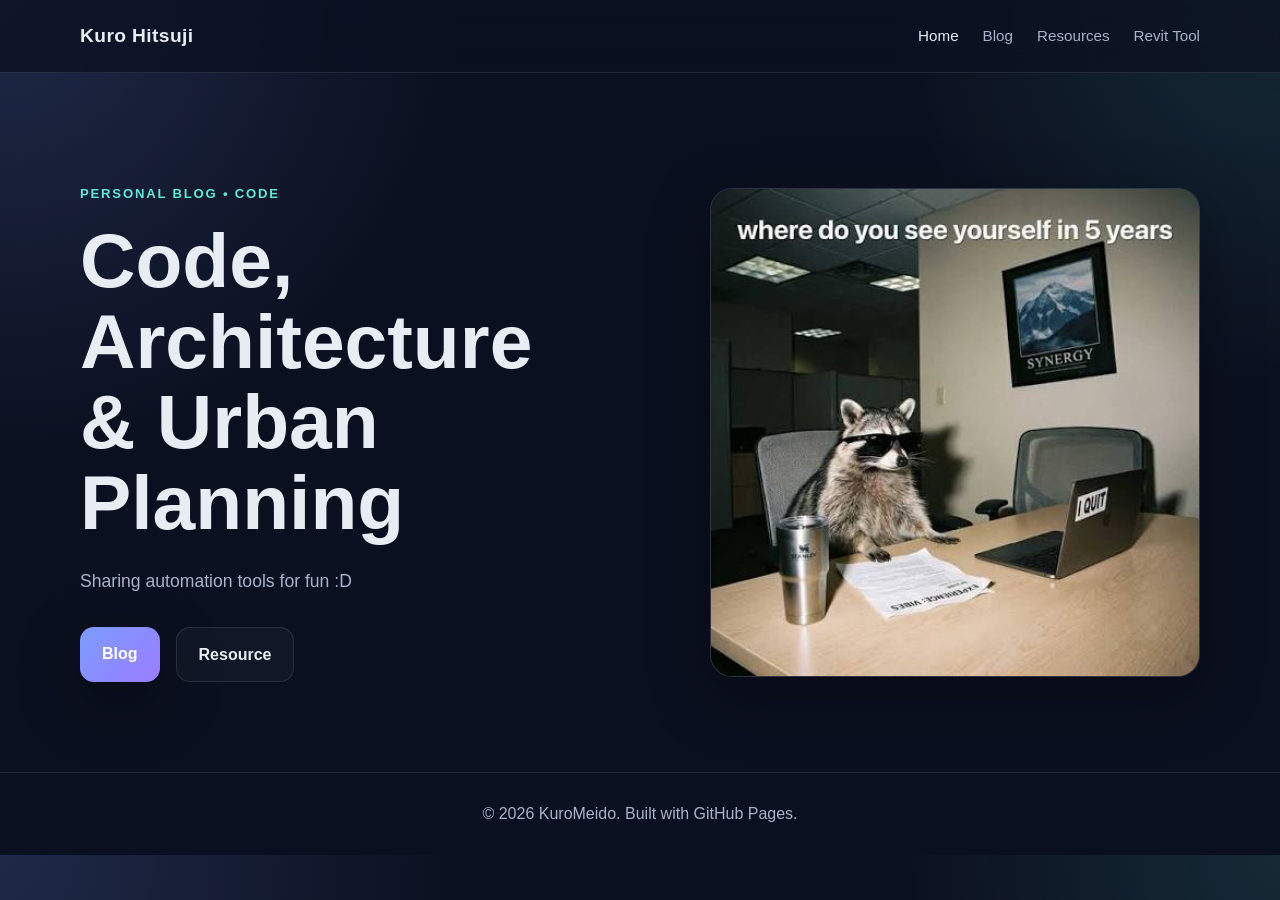
<file: index.html>
<!DOCTYPE html>
<html lang="en">
<head>
  <meta charset="UTF-8" />
  <meta name="viewport" content="width=device-width, initial-scale=1.0" />
  <title>KuroHitsuji | Code, Architecture & Revit Tools</title>
  <meta
    name="description"
    content="Code, architecture, automation."
  />
  <link rel="stylesheet" href="assets/css/base.css" />
  <link rel="stylesheet" href="assets/css/layout.css" />
  <link rel="stylesheet" href="assets/css/components.css" />
  <link rel="stylesheet" href="assets/css/pages.css" />
</head>
<body data-page="home">
    <header id="site-header" class="site-header">

    </header>

  <main>
    <section class="hero">
      <div class="container hero-layout">
        <div class="hero-content">
          <p class="eyebrow">PERSONAL BLOG • CODE </p>
          <h1>Code, Architecture<br />& Urban Planning</h1>
          <p class="hero-text">
            Sharing automation tools for fun :D
          </p>
          <div class="hero-actions">
            <a href="blog.html" class="btn btn-primary">Blog</a>
            <a href="resources.html" class="btn btn-secondary">Resource</a>
          </div>
        </div>
        <div class="hero-media card">
          <img
            src="assets/images/Raccon.jpg"
            alt="Illustration of a modern interface for a blog and Revit tools"
          />
        </div>
      </div>
    </section>

  </main>

  <footer class="site-footer">
    <div class="container footer-content">
      <p>© <span data-current-year>2026</span> KuroMeido. Built with GitHub Pages.</p>
    </div>
  </footer>

  <script src="assets/js/data.js"></script>
  <script src="assets/js/header.js"></script>
  <script src="assets/js/main.js"></script>
</body>
</html>
</file>
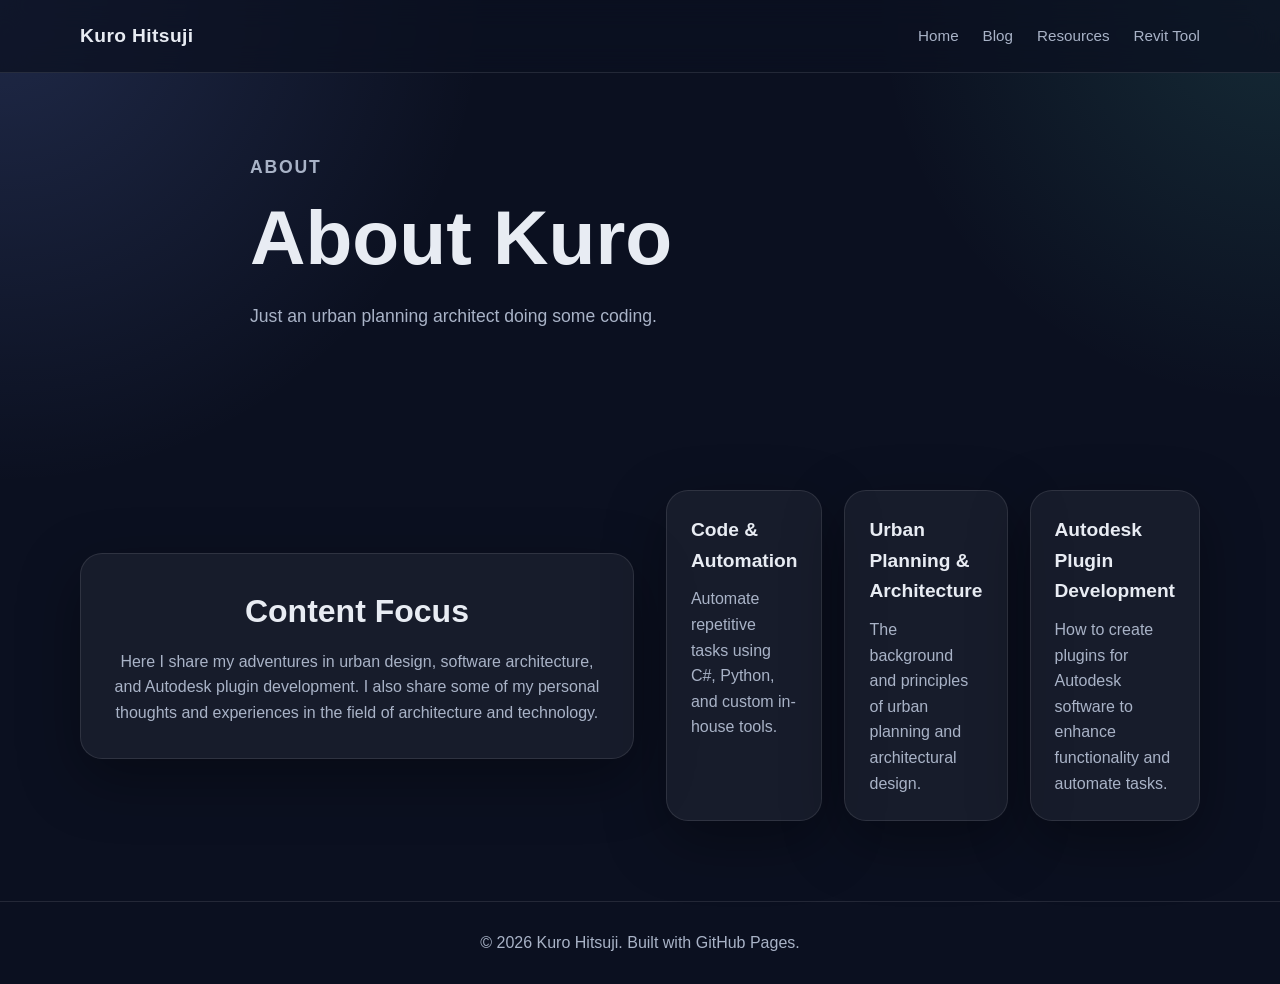
<file: about.html>
<!DOCTYPE html>
<html lang="en">
<head>
  <meta charset="UTF-8" />
  <meta name="viewport" content="width=device-width, initial-scale=1.0" />
  <title>Kuro Hitsuji | About</title>
  <meta
    name="description"
    content="Information about Kuro, content direction and areas of expertise shared on this website."
  />
  <link rel="stylesheet" href="assets/css/base.css" />
  <link rel="stylesheet" href="assets/css/layout.css" />
  <link rel="stylesheet" href="assets/css/components.css" />
  <link rel="stylesheet" href="assets/css/pages.css" />
</head>
<body data-page="about">
    <header id="site-header" class="site-header">
    </header>

    <main>
        <section class="page-hero">
            <div class="container narrow">
                <p class="section-tag">ABOUT</p>
                <h1>About Kuro</h1>
                <p>
                    Just an urban planning architect doing some coding.
                </p>
            </div>
        </section>

        <section class="section">
            <div class="container about-layout">
                <article class="about-box">
                    <h2>Content Focus</h2>
                    <p>
                        Here I share my adventures in urban design,
                        software architecture, and Autodesk plugin development.
                        I also share some of my personal thoughts and experiences in the field of architecture and technology.
                    </p>
                </article>

                <div class="card-grid about-grid">
                    <article class="card">
                        <h3>Code & Automation</h3>
                        <p>Automate repetitive tasks using C#, Python, and custom in-house tools.</p>
                    </article>
                    <article class="card">
                        <h3>Urban Planning & Architecture</h3>
                        <p>The background and principles of urban planning and architectural design.</p>
                    </article>
                    <article class="card">
                        <h3>Autodesk Plugin Development</h3>
                        <p>How to create plugins for Autodesk software to enhance functionality and automate tasks.</p>
                    </article>
                </div>
            </div>
        </section>
    </main>

    <footer class="site-footer">
        <div class="container footer-content">
            <p>© <span data-current-year>2026</span> Kuro Hitsuji. Built with GitHub Pages.</p>
        </div>
    </footer>

    <script src="assets/js/data.js"></script>
    <script src="assets/js/header.js"></script>
    <script src="assets/js/main.js"></script>

</body>
</html>
</file>
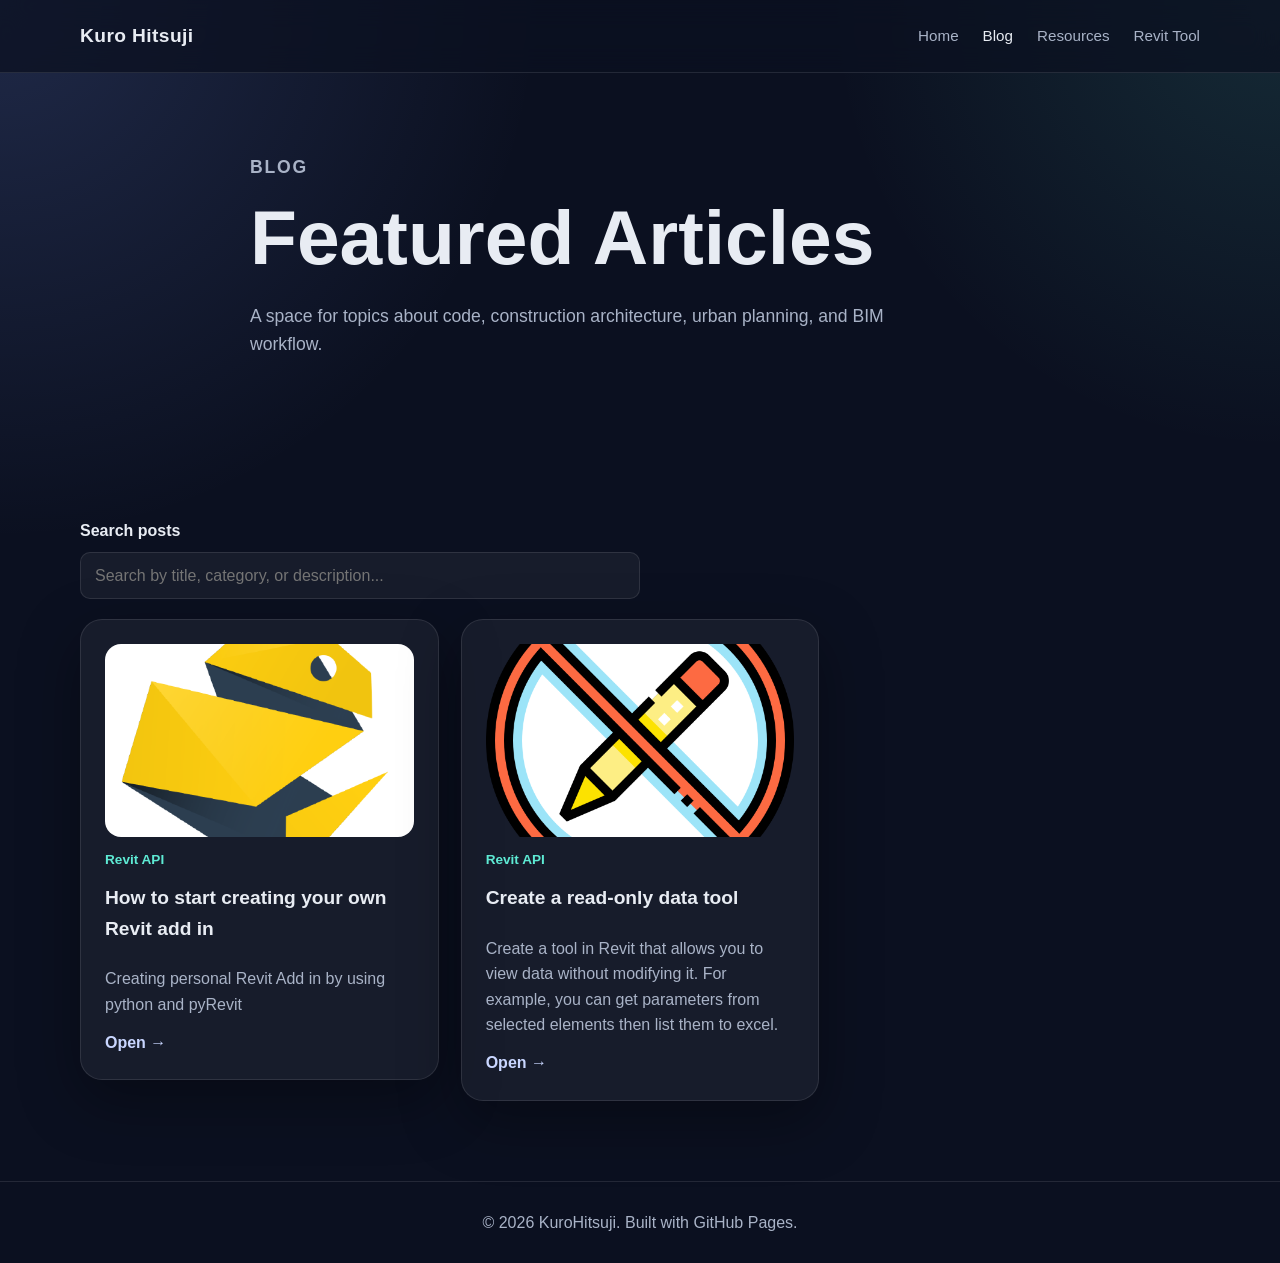
<file: blog.html>
<!DOCTYPE html>
<html lang="en">
<head>
  <meta charset="UTF-8" />
  <meta name="viewport" content="width=device-width, initial-scale=1.0" />
  <title>Kuro Hitsuji | Blog</title>
  <meta
    name="description"
    content="Collection of featured articles on C#, architecture, automation, and BIM."
  />
  <link rel="stylesheet" href="assets/css/base.css" />
  <link rel="stylesheet" href="assets/css/layout.css" />
  <link rel="stylesheet" href="assets/css/components.css" />
  <link rel="stylesheet" href="assets/css/pages.css" />
</head>
<body data-page="blog">
    <header id="site-header" class="site-header">
    </header>

    <main>
        <section class="page-hero">
            <div class="container narrow">
                <p class="section-tag">BLOG</p>
                <h1>Featured Articles</h1>
                <p>
                    A space for topics about code, construction architecture, urban planning, and BIM workflow.
                </p>
            </div>
        </section>

        <section class="section">
            <div class="container">
                <div class="blog-search-wrap">
                    <label for="blog-search" class="blog-search-label">Search posts</label>
                    <input id="blog-search"
                           class="blog-search-input"
                           type="search"
                           placeholder="Search by title, category, or description..."
                           aria-label="Search blog posts" />
                </div>

                <div id="blog-post-list" class="post-grid" aria-live="polite"></div>
            </div>
        </section>
    </main>

    <footer class="site-footer">
        <div class="container footer-content">
            <p>© <span data-current-year>2026</span> KuroHitsuji. Built with GitHub Pages.</p>
        </div>
    </footer>

    <script src="assets/js/data.js"></script>
    <script src="assets/js/header.js"></script>
    <script src="assets/js/main.js"></script>
</body>
</html>
</file>
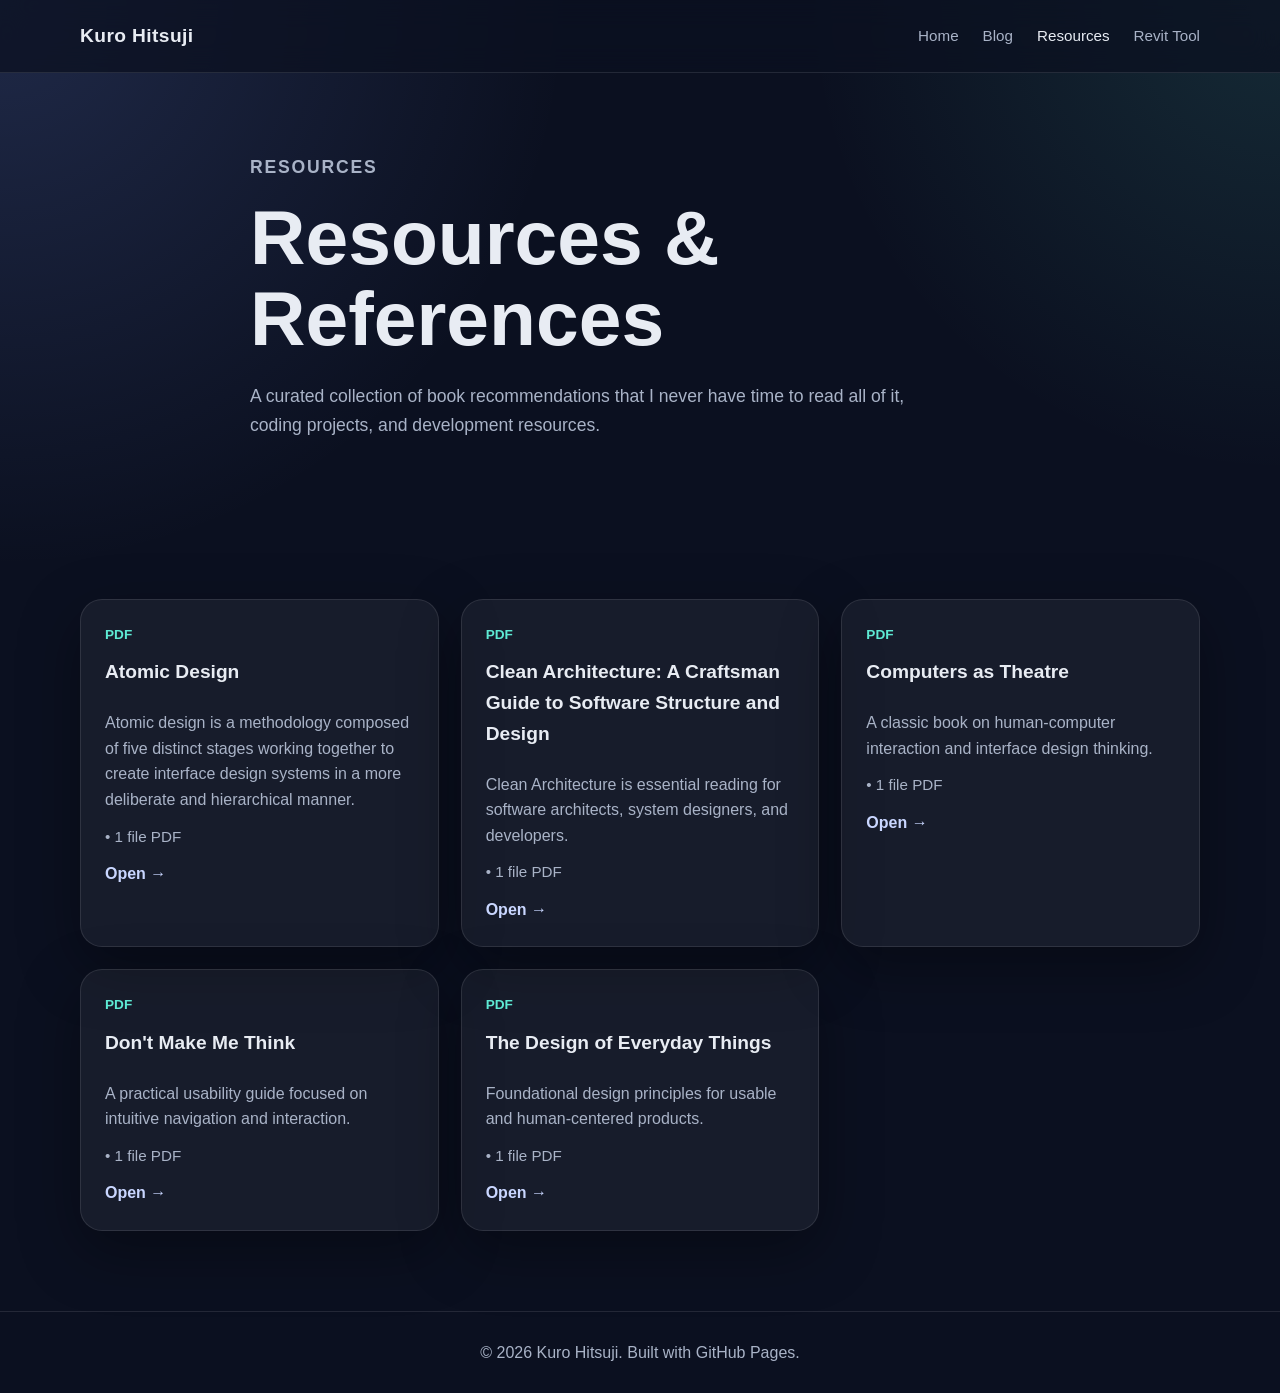
<file: resources.html>
<!DOCTYPE html>
<html lang="en">
<head>
  <meta charset="UTF-8" />
  <meta name="viewport" content="width=device-width, initial-scale=1.0" />
  <title>Kuro Hitsuji | Resources</title>
  <meta
    name="description"
    content="A collection of resources including book recommendations, coding projects, and development references."
  />
  <link rel="stylesheet" href="assets/css/base.css" />
  <link rel="stylesheet" href="assets/css/layout.css" />
  <link rel="stylesheet" href="assets/css/components.css" />
  <link rel="stylesheet" href="assets/css/pages.css" />
</head>
<body data-page="resources">
    <header id="site-header" class="site-header">
    </header>

    <main>
        <section class="page-hero">
            <div class="container narrow">
                <p class="section-tag">RESOURCES</p>
                <h1>Resources & References</h1>
                <p>
                    A curated collection of book recommendations that I never have time to read all of it,
                    coding projects, and development resources.
                </p>
            </div>
        </section>

        <section class="section">
            <div class="container">
                <div id="resource-list" class="resource-grid" aria-live="polite"></div>
            </div>
        </section>
    </main>

    <footer class="site-footer">
        <div class="container footer-content">
            <p>© <span data-current-year>2026</span> Kuro Hitsuji. Built with GitHub Pages.</p>
        </div>
    </footer>

    <script src="assets/js/data.js"></script>
    <script src="assets/js/resources-data.js"></script>
    <script src="assets/js/header.js"></script>
    <script src="assets/js/main.js"></script>

</body>
</html>
</file>
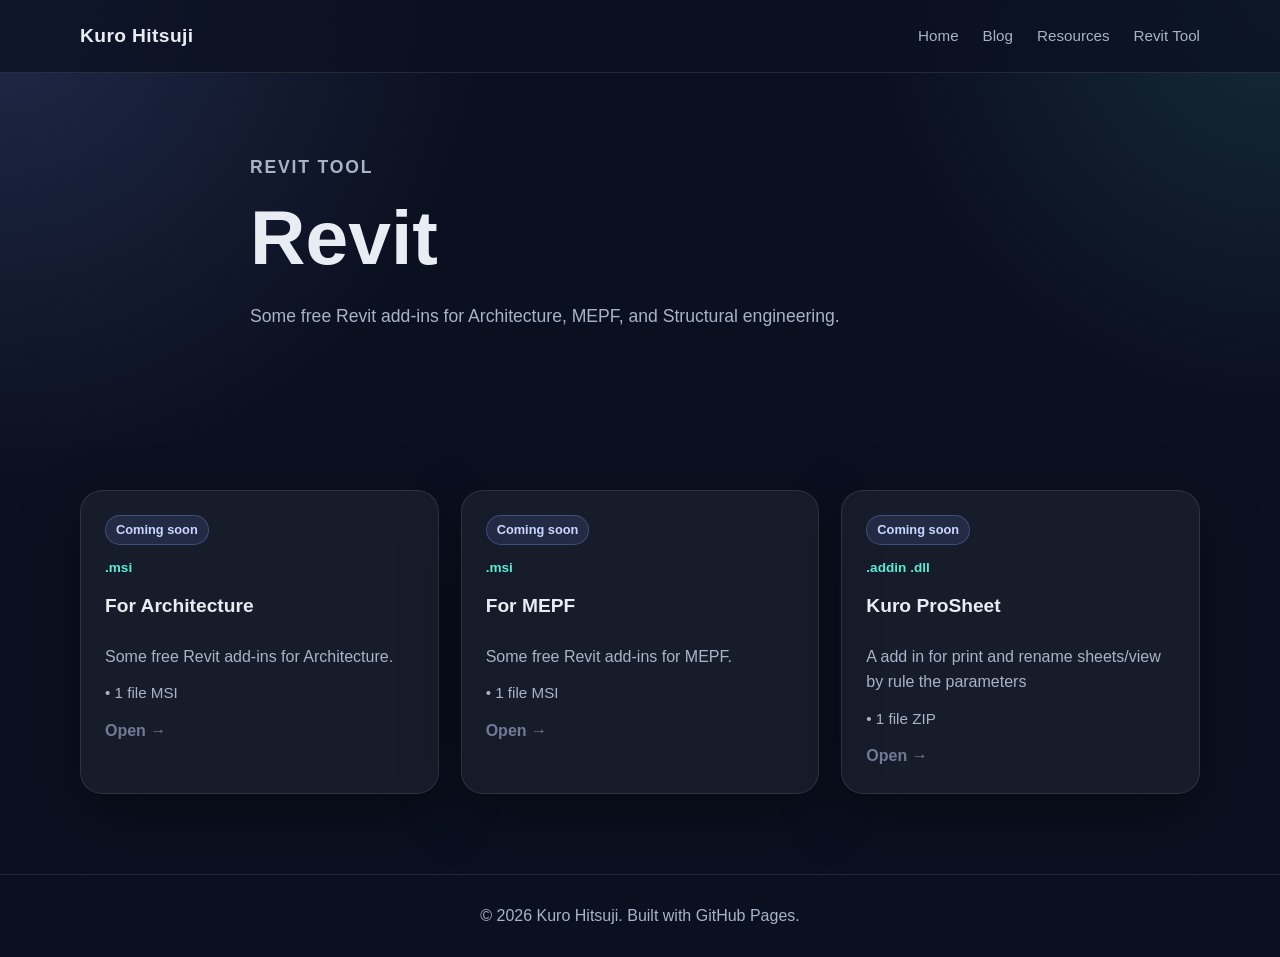
<file: revit.html>
<!DOCTYPE html>
<html lang="en">
<head>
    <meta charset="UTF-8" />
    <meta name="viewport" content="width=device-width, initial-scale=1.0" />
    <title>Kuro Hitsuji | Revit Tool</title>
    <meta name="description"
          content="Revit add-in for Architecture, MEPF and Structural engineering." />
    <link rel="stylesheet" href="assets/css/base.css" />
    <link rel="stylesheet" href="assets/css/layout.css" />
    <link rel="stylesheet" href="assets/css/components.css" />
    <link rel="stylesheet" href="assets/css/pages.css" />
</head>
<body data-page="revit">
    <header id="site-header" class="site-header">
    </header>

    <main>
        <section class="page-hero">
            <div class="container narrow">
                <p class="section-tag">REVIT TOOL</p>
                <h1>Revit</h1>
                <p>
                    Some free Revit add-ins for Architecture, MEPF, and Structural engineering.
                </p>
            </div>
        </section>

        <section class="section">
            <div class="container">
                <div id="revit-list" class="resource-grid" aria-live="polite"></div>
            </div>
        </section>
    </main>

    <footer class="site-footer">
        <div class="container footer-content">
            <p>© <span data-current-year>2026</span> Kuro Hitsuji. Built with GitHub Pages.</p>
        </div>
    </footer>

    <script src="assets/js/data.js"></script>
    <script src="assets/js/revit-data.js"></script>
    <script src="assets/js/header.js"></script>
    <script src="assets/js/main.js"></script>

</body>
</html>
</file>
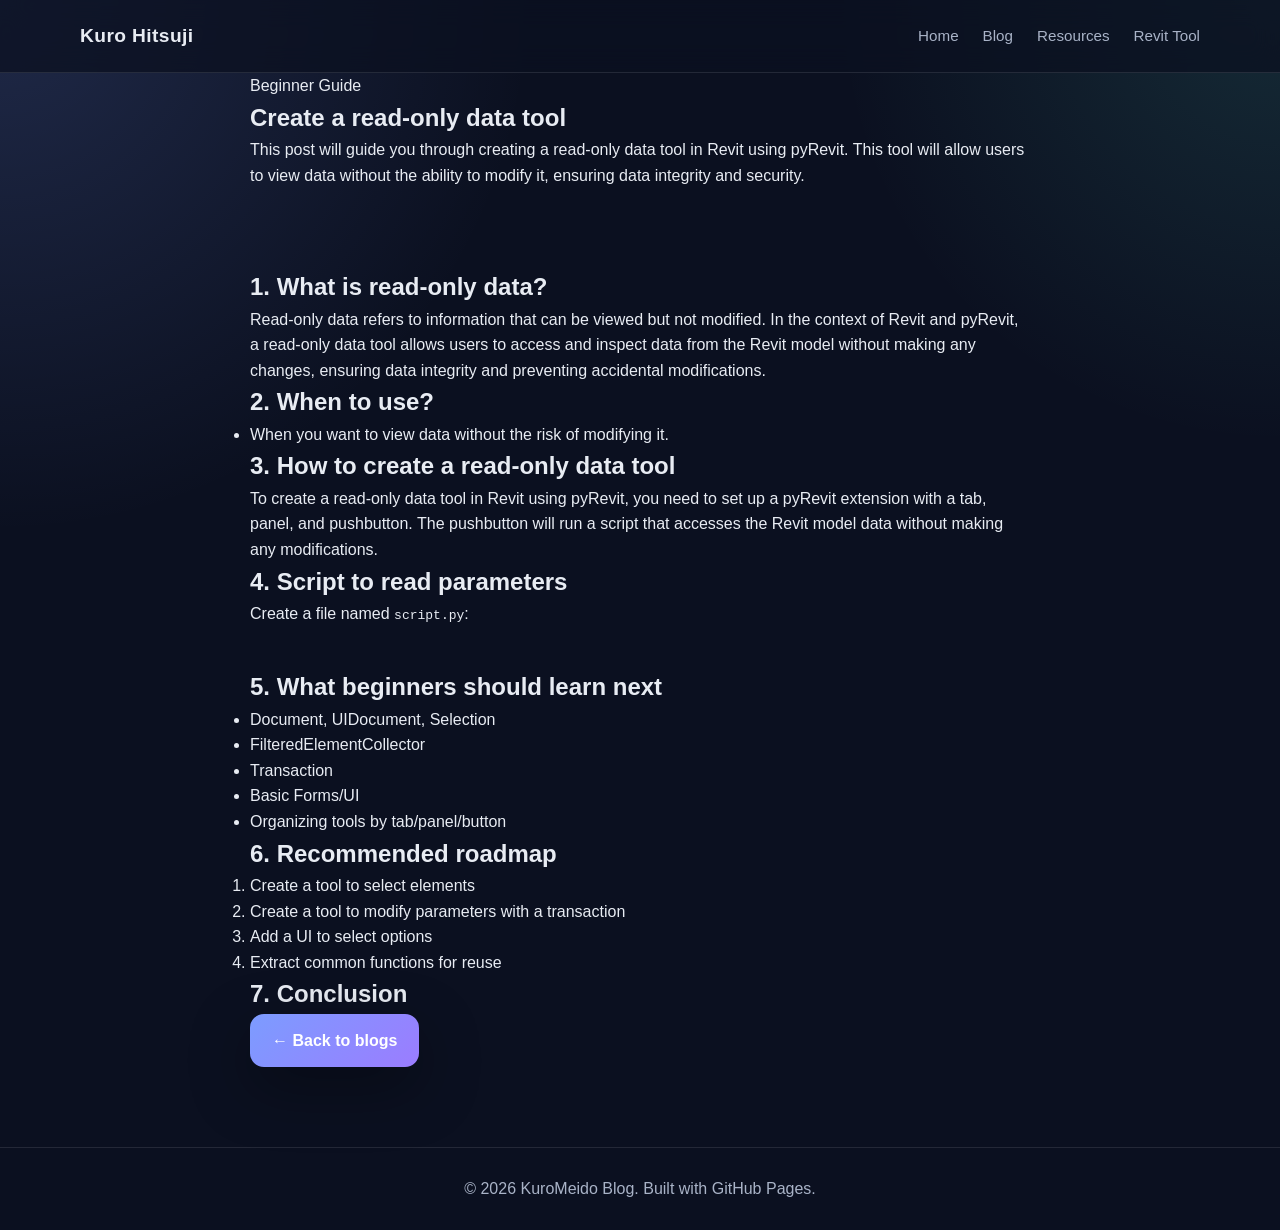
<file: posts/Create-read-only-data.html>
<!DOCTYPE html>
<html lang="en">
    <head>
        <meta charset="UTF-8" />
        <meta name="viewport" content="width=device-width, initial-scale=1.0" />
        <title>Revit Add-in Guide for Beginner | KuroMeido Blog</title>
        <meta name="description" content="Create a read-only data tool in Revit using pyRevit" />
        <link rel="stylesheet" href="/assets/css/base.css" />
        <link rel="stylesheet" href="/assets/css/layout.css" />
        <link rel="stylesheet" href="/assets/css/components.css" />
        <link rel="stylesheet" href="/assets/css/pages.css" />
    </head>

    <body>
        <header id="site-header" class="site-header">
        </header>

            <main class="article-page">
                <section class="article-hero">
                    <div class="container narrow">
                        <span class="badge">Beginner Guide</span>
                        <h1>Create a read-only data tool</h1>
                        <p class="article-lead">
                            This post will guide you through creating a read-only data tool in Revit using pyRevit.
                            This tool will allow users to view data without the ability to modify it, ensuring data integrity and security.
                        </p>
                    </div>
                </section>

                <section class="section">
                    <div class="container narrow article-content">
                        <h2>1. What is read-only data?</h2>
                        <p>
                            Read-only data refers to information that can be viewed but not modified.
                            In the context of Revit and pyRevit, a read-only data tool allows users to access and inspect data from the Revit model without making any changes, ensuring data integrity and preventing accidental modifications.
                        </p>

                        <h2>2. When to use?</h2>
                        <ul>
                            <li>When you want to view data without the risk of modifying it.</li>
                        </ul>

                        <h2>3. How to create a read-only data tool</h2>
                        <p>
                            To create a read-only data tool in Revit using pyRevit, you need to set up a pyRevit extension with a tab, panel, and pushbutton.
                            The pushbutton will run a script that accesses the Revit model data without making any modifications.
                        </p>


                        <h2>4. Script to read parameters</h2>
                        <p>Create a file named <code>script.py</code>:</p>
                        <pre><code>
                        </code></pre>

                        <h2>5. What beginners should learn next</h2>
                        <ul>
                            <li>Document, UIDocument, Selection</li>
                            <li>FilteredElementCollector</li>
                            <li>Transaction</li>
                            <li>Basic Forms/UI</li>
                            <li>Organizing tools by tab/panel/button</li>
                        </ul>

                        <h2>6. Recommended roadmap</h2>
                        <ol>
                            <li>Create a tool to select elements</li>
                            <li>Create a tool to modify parameters with a transaction</li>
                            <li>Add a UI to select options</li>
                            <li>Extract common functions for reuse</li>
                        </ol>

                        <h2>7. Conclusion</h2>
                        <p>

                        </p>

                        <div class="article-cta">
                            <a class="btn btn-primary" href="../blog.html">← Back to blogs</a>
                        </div>
                    </div>
                </section>
            </main>

            <footer class="site-footer">
                <div class="container footer-content">
                    <p>© 2026 KuroMeido Blog. Built with GitHub Pages.</p>
                </div>
            </footer>

            <script src="/assets/js/main.js"></script>
            <script src="/assets/js/header.js"></script>
</body>
</html>
</file>
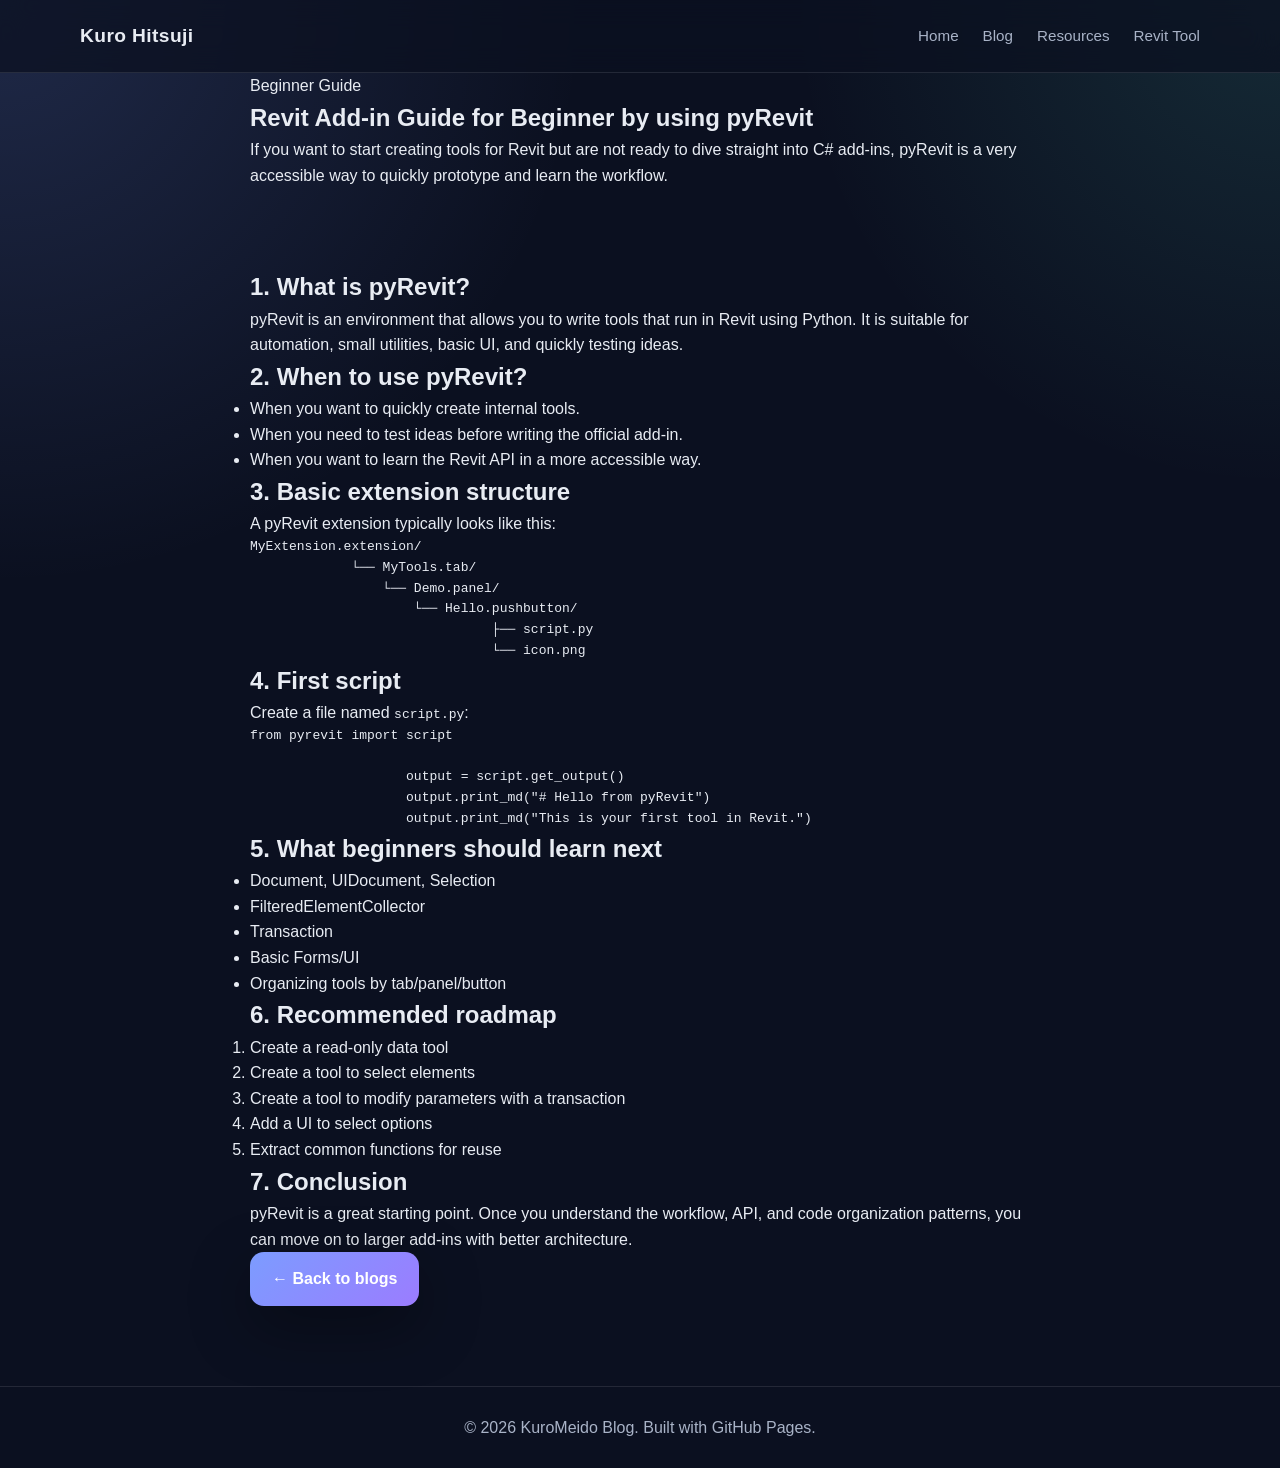
<file: posts/revit-addon-guide.html>
<!DOCTYPE html>
<html lang="vi">
<head>
  <meta charset="UTF-8" />
  <meta name="viewport" content="width=device-width, initial-scale=1.0" />
  <title>Revit Add-in Guide for Beginner | KuroMeido Blog</title>
  <meta name="description" content="How to create your first Revit add-in using pyRevit without knowledge of code" />
  <link rel="stylesheet" href="/assets/css/base.css" />
  <link rel="stylesheet" href="/assets/css/layout.css" />
  <link rel="stylesheet" href="/assets/css/components.css" />
  <link rel="stylesheet" href="/assets/css/pages.css" />
</head>
<body>
    <header id="site-header" class="site-header"></header>

    <main class="article-page">
        <section class="article-hero">
            <div class="container narrow">
                <span class="badge">Beginner Guide</span>
                <h1>Revit Add-in Guide for Beginner by using pyRevit</h1>
                <p class="article-lead">
                    If you want to start creating tools for Revit but are not ready to dive straight into C# add-ins,
                    pyRevit is a very accessible way to quickly prototype and learn the workflow.
                </p>
            </div>
        </section>

        <section class="section">
            <div class="container narrow article-content">
                <h2>1. What is pyRevit?</h2>
                <p>
                    pyRevit is an environment that allows you to write tools that run in Revit using Python.
                    It is suitable for automation, small utilities, basic UI, and quickly testing ideas.
                </p>

                <h2>2. When to use pyRevit?</h2>
                <ul>
                    <li>When you want to quickly create internal tools.</li>
                    <li>When you need to test ideas before writing the official add-in.</li>
                    <li>When you want to learn the Revit API in a more accessible way.</li>
                </ul>

                <h2>3. Basic extension structure</h2>
                <p>A pyRevit extension typically looks like this:</p>
                <pre><code>MyExtension.extension/
             └── MyTools.tab/
                 └── Demo.panel/
                     └── Hello.pushbutton/
                               ├── script.py
                               └── icon.png</code></pre>

                <h2>4. First script</h2>
                <p>Create a file named <code>script.py</code>:</p>
                <pre><code>from pyrevit import script

                    output = script.get_output()
                    output.print_md("# Hello from pyRevit")
                    output.print_md("This is your first tool in Revit.")</code></pre>

                <h2>5. What beginners should learn next</h2>
                <ul>
                    <li>Document, UIDocument, Selection</li>
                    <li>FilteredElementCollector</li>
                    <li>Transaction</li>
                    <li>Basic Forms/UI</li>
                    <li>Organizing tools by tab/panel/button</li>
                </ul>

                <h2>6. Recommended roadmap</h2>
                <ol>
                    <li><a href="Create-read-only-data.html">Create a read-only data tool</a></li>
                    <li>Create a tool to select elements</li>
                    <li>Create a tool to modify parameters with a transaction</li>
                    <li>Add a UI to select options</li>
                    <li>Extract common functions for reuse</li>
                </ol>

                <h2>7. Conclusion</h2>
                <p>
                    pyRevit is a great starting point. Once you understand the workflow, API, and code organization patterns,
                    you can move on to larger add-ins with better architecture.
                </p>

                <div class="article-cta">
                    <a class="btn btn-primary" href="../blog.html">← Back to blogs</a>
                </div>
            </div>
        </section>
    </main>

    <footer class="site-footer">
        <div class="container footer-content">
            <p>© 2026 KuroMeido Blog. Built with GitHub Pages.</p>
        </div>
    </footer>

    <script src="/assets/js/main.js"></script>
    <script src="/assets/js/header.js"></script>
</body>
</html>
</file>
<file: assets/css/base.css>
:root {
  --bg: #0b1020;
  --bg-soft: #121a2f;
  --panel: rgba(255, 255, 255, 0.05);
  --panel-strong: rgba(255, 255, 255, 0.08);
  --text: #e8ecf3;
  --muted: #a9b3c7;
  --line: rgba(255, 255, 255, 0.1);
  --brand: #7c9cff;
  --brand-2: #5eead4;
  --shadow: 0 20px 60px rgba(0, 0, 0, 0.35);
}

* {
  margin: 0;
  padding: 0;
  box-sizing: border-box;
}

html {
  scroll-behavior: smooth;
}

body {
  font-family: Inter, Arial, sans-serif;
  background:
    radial-gradient(circle at top left, rgba(124, 156, 255, 0.18), transparent 30%),
    radial-gradient(circle at top right, rgba(94, 234, 212, 0.12), transparent 25%),
    var(--bg);
  color: var(--text);
  line-height: 1.6;
}

a {
  color: inherit;
  text-decoration: none;
}

img {
  max-width: 100%;
  display: block;
}

button,
input,
textarea,
select {
  font: inherit;
}
</file>
<file: assets/css/layout.css>
.container {
  width: min(1120px, calc(100% - 40px));
  margin: 0 auto;
}

.narrow {
  max-width: 780px;
}

.site-header {
  position: sticky;
  top: 0;
  z-index: 10;
  backdrop-filter: blur(14px);
  background: rgba(11, 16, 32, 0.75);
  border-bottom: 1px solid var(--line);
}

.nav {
  display: flex;
  justify-content: space-between;
  align-items: center;
  min-height: 72px;
}

.menu {
  display: flex;
  gap: 24px;
  flex-wrap: wrap;
}

.section,
.page-hero {
  padding: 80px 0;
}

.section-heading {
  max-width: 700px;
  margin-bottom: 36px;
}

.section-heading-inline {
  display: flex;
  justify-content: space-between;
  align-items: end;
  gap: 24px;
  max-width: none;
}

.card-grid,
.post-grid,
.resource-grid,
.split-grid,
.about-grid {
  display: grid;
  gap: 22px;
}

.card-grid {
  grid-template-columns: repeat(4, 1fr);
}

.post-grid {
  grid-template-columns: repeat(3, 1fr);
}

.resource-grid,
.split-grid {
  grid-template-columns: repeat(3, 1fr);
}

.site-footer {
  border-top: 1px solid var(--line);
  padding: 28px 0;
  color: var(--muted);
}

.footer-content {
  text-align: center;
}

@media (max-width: 980px) {
  .card-grid,
  .resource-grid,
  .split-grid,
  .about-grid {
    grid-template-columns: repeat(2, 1fr);
  }

  .post-grid,
  .hero-layout,
  .feature,
  .about-layout {
    grid-template-columns: 1fr;
  }

  .section-heading-inline {
    align-items: start;
    flex-direction: column;
  }

  .hero {
    padding-top: 90px;
  }
}

@media (max-width: 640px) {
  .nav {
    flex-direction: column;
    justify-content: center;
    padding: 14px 0;
    gap: 12px;
  }

  .menu {
    justify-content: center;
    gap: 14px;
  }

  .card-grid,
  .post-grid,
  .resource-grid,
  .split-grid,
  .about-grid {
    grid-template-columns: 1fr;
  }

  .section,
  .page-hero {
    padding: 64px 0;
  }
}
</file>
<file: assets/css/components.css>
.brand {
  font-size: 1.2rem;
  font-weight: 800;
  letter-spacing: 0.4px;
}

.menu a {
  color: var(--muted);
  font-size: 0.95rem;
  transition: 0.25s ease;
}

.menu a:hover,
.menu a.is-active {
  color: var(--text);
}

.eyebrow,
.section-tag {
  color: var(--brand-2);
  font-size: 0.82rem;
  font-weight: 700;
  letter-spacing: 1.8px;
  margin-bottom: 16px;
}

.btn {
  display: inline-block;
  padding: 14px 22px;
  border-radius: 14px;
  font-weight: 700;
  transition: transform 0.2s ease, opacity 0.2s ease, background 0.2s ease;
}

.btn:hover {
  transform: translateY(-2px);
}

.btn-primary {
  background: linear-gradient(135deg, var(--brand), #9b7cff);
  color: white;
  box-shadow: var(--shadow);
}

.btn-secondary {
  border: 1px solid var(--line);
  background: rgba(255, 255, 255, 0.03);
  color: var(--text);
}

.card,
.post-card,
.panel-card,
.about-box,
.resource-card {
  background: var(--panel);
  border: 1px solid var(--line);
  border-radius: 22px;
  box-shadow: var(--shadow);
}

.card,
.post-card,
.resource-card {
  padding: 24px;
}

.card-icon {
  font-size: 1.8rem;
  display: inline-block;
  margin-bottom: 18px;
}

.card h3,
.post-card h3,
.resource-card h3 {
  margin-bottom: 10px;
  font-size: 1.2rem;
}

.card p,
.post-card p,
.resource-card p {
  color: var(--muted);
}

.post-card a,
.split-card a,
.resource-card a {
  color: #c9d6ff;
  font-weight: 700;
}

.revit-card a.is-disabled {
  opacity: 0.5;
  pointer-events: none;
  cursor: not-allowed;
}

.resource-card a.is-disabled {
  opacity: 0.5;
  pointer-events: none;
  cursor: not-allowed;
}

.revit-status {
  display: inline-block;
  width: fit-content;
  font-size: 0.8rem;
  font-weight: 700;
  color: #c9d6ff;
  background: rgba(124, 156, 255, 0.12);
  border: 1px solid rgba(124, 156, 255, 0.3);
  border-radius: 999px;
  padding: 4px 10px;
}
</file>
<file: assets/css/pages.css>
.hero {
  padding: 110px 0 90px;
}

.hero-layout,
.feature,
.about-layout {
  display: grid;
  grid-template-columns: 1.1fr 0.9fr;
  gap: 32px;
  align-items: center;
}

.hero-content {
  max-width: 780px;
}

.hero h1,
.page-hero h1 {
  font-size: clamp(2.6rem, 6vw, 4.8rem);
  line-height: 1.05;
  margin-bottom: 24px;
}

.hero-text,
.page-hero p {
  font-size: 1.1rem;
  color: var(--muted);
  max-width: 700px;
}

.hero-actions {
  display: flex;
  gap: 16px;
  flex-wrap: wrap;
  margin-top: 32px;
}

.hero-media {
  overflow: hidden;
  padding: 0;
}

.hero-media img {
  width: 100%;
  min-height: 100%;
  object-fit: cover;
}

.section-heading h2,
.about-box h2 {
  font-size: 2rem;
  margin-bottom: 12px;
}

.section-heading p {
  color: var(--muted);
}

.alt-section {
  background: linear-gradient(180deg, rgba(255,255,255,0.02), rgba(255,255,255,0.01));
  border-top: 1px solid var(--line);
  border-bottom: 1px solid var(--line);
}

.feature-text h2 {
  font-size: 2.2rem;
  margin-bottom: 18px;
}

.feature-text p {
  color: var(--muted);
  margin-bottom: 18px;
}

.feature-list {
  list-style: none;
  margin-bottom: 28px;
}

.feature-list li {
  margin-bottom: 12px;
  color: var(--text);
  position: relative;
  padding-left: 22px;
}

.feature-list li::before {
  content: "•";
  color: var(--brand-2);
  position: absolute;
  left: 0;
}

.panel-card {
  padding: 18px;
  background: var(--panel-strong);
}

.panel-top {
  display: flex;
  gap: 8px;
  margin-bottom: 20px;
}

.dot {
  width: 12px;
  height: 12px;
  border-radius: 50%;
  display: inline-block;
}

.red { background: #ff5f57; }
.yellow { background: #febc2e; }
.green { background: #28c840; }

.panel-body {
  padding: 10px;
}

.mini-badge {
  display: inline-block;
  margin-bottom: 14px;
  padding: 6px 12px;
  border-radius: 999px;
  background: rgba(124, 156, 255, 0.15);
  color: #c9d6ff;
  font-size: 0.85rem;
  border: 1px solid rgba(124, 156, 255, 0.25);
}

.panel-body h3 {
  font-size: 1.8rem;
  margin-bottom: 12px;
}

.panel-body p {
  color: var(--muted);
  margin-bottom: 20px;
}

.mini-stats {
  display: grid;
  grid-template-columns: repeat(3, 1fr);
  gap: 14px;
}

.mini-stats div {
  padding: 14px;
  border-radius: 16px;
  background: rgba(255, 255, 255, 0.04);
  border: 1px solid var(--line);
}

.mini-stats strong {
  display: block;
  font-size: 1.15rem;
  margin-bottom: 6px;
}

.mini-stats span {
  color: var(--muted);
  font-size: 0.9rem;
}

.post-card,
.resource-card {
  display: flex;
  flex-direction: column;
  gap: 12px;
}

.post-card img {
  border-radius: 16px;
  aspect-ratio: 16 / 10;
  object-fit: cover;
}

.post-category,
.resource-type {
  display: inline-block;
  font-size: 0.85rem;
  color: var(--brand-2);
  font-weight: 700;
}

.resource-meta {
  color: var(--muted);
  font-size: 0.95rem;
}

.split-card {
  min-height: 100%;
}

.split-card p {
  margin-bottom: 16px;
}

.about-box {
  padding: 32px;
  text-align: center;
}

.about-box p {
  color: var(--muted);
  max-width: 760px;
  margin: 0 auto;
}

.about-grid {
  grid-template-columns: repeat(3, 1fr);
}

.blog-search-wrap {
  margin-bottom: 20px;
}

.blog-search-label {
  display: block;
  margin-bottom: 8px;
  font-weight: 600;
}

.blog-search-input {
  width: 100%;
  max-width: 560px;
  padding: 10px 14px;
  border: 1px solid var(--line);
  border-radius: 10px;
  background: var(--panel);
  color: var(--text);
}

@media (max-width: 640px) {
  .hero h1,
  .page-hero h1 {
    font-size: 2.4rem;
  }

  .btn {
    width: 100%;
    text-align: center;
  }

  .mini-stats {
    grid-template-columns: 1fr;
  }
}
</file>
